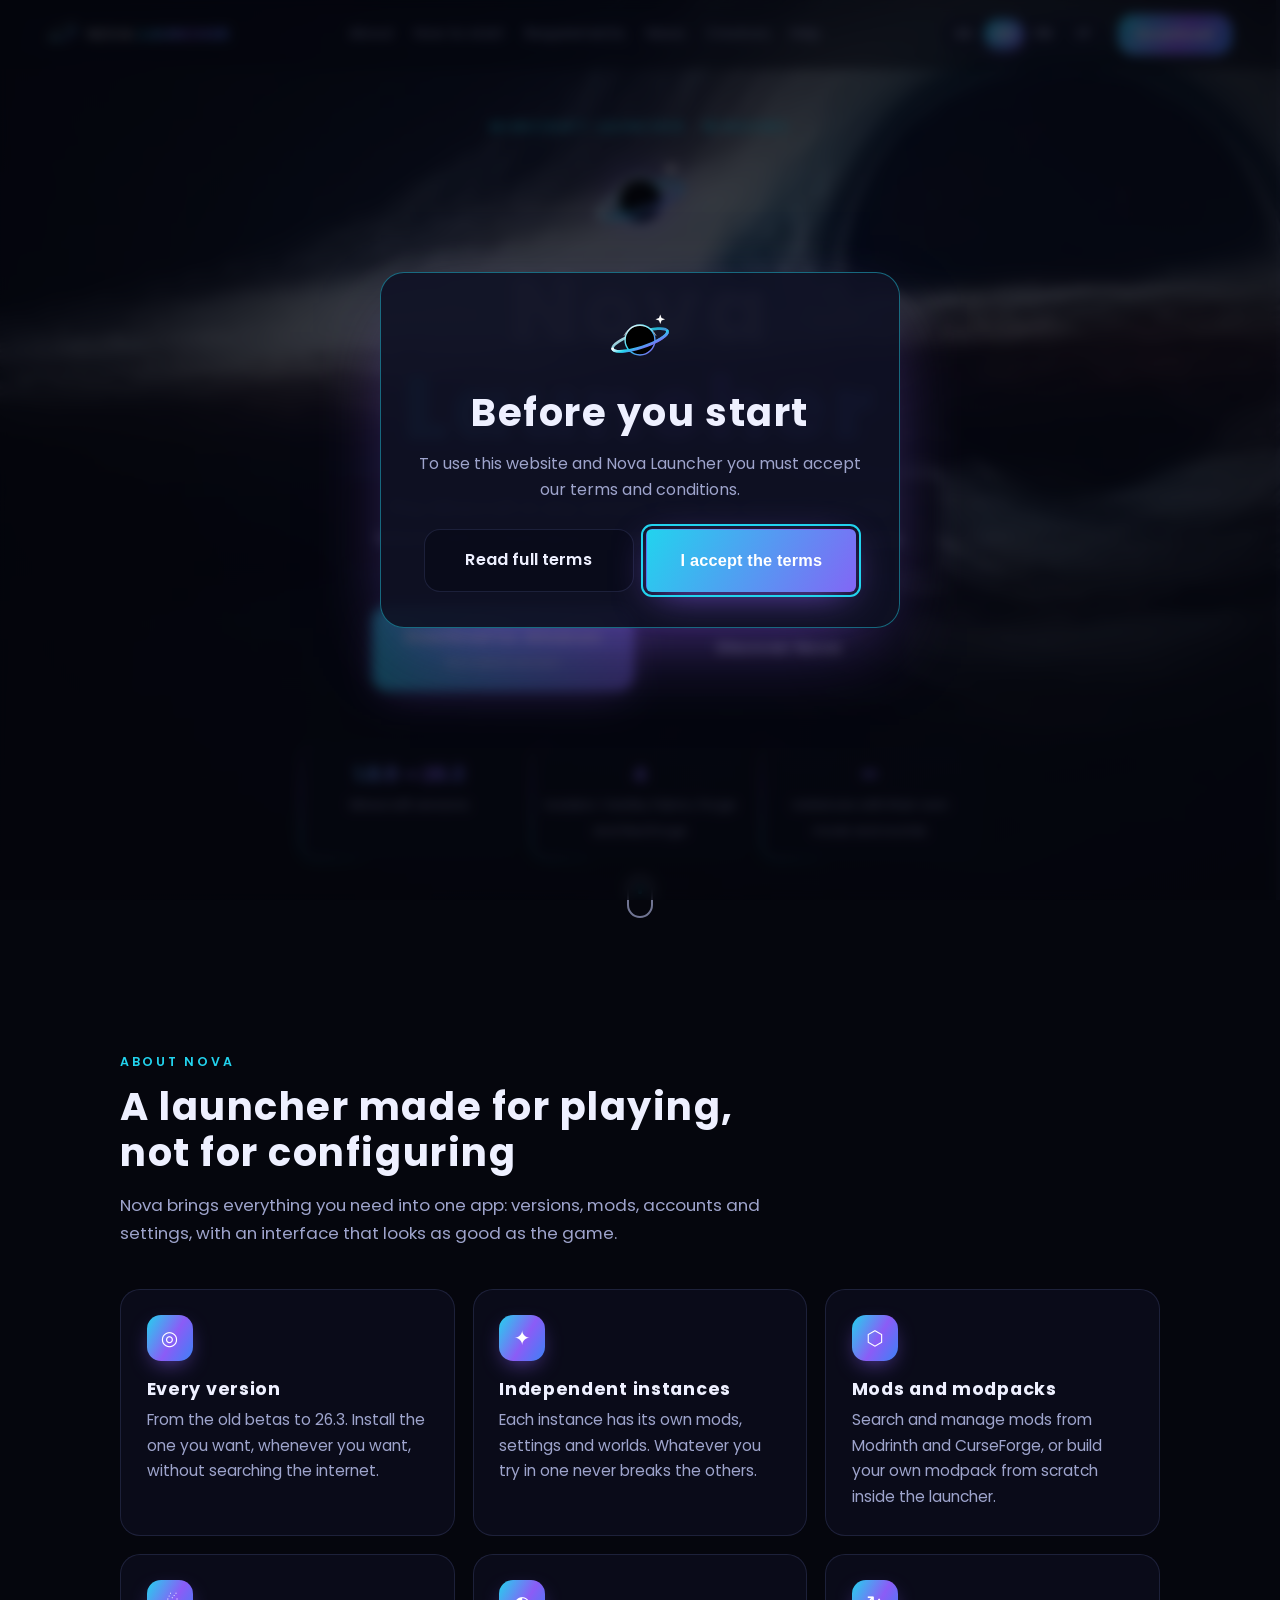
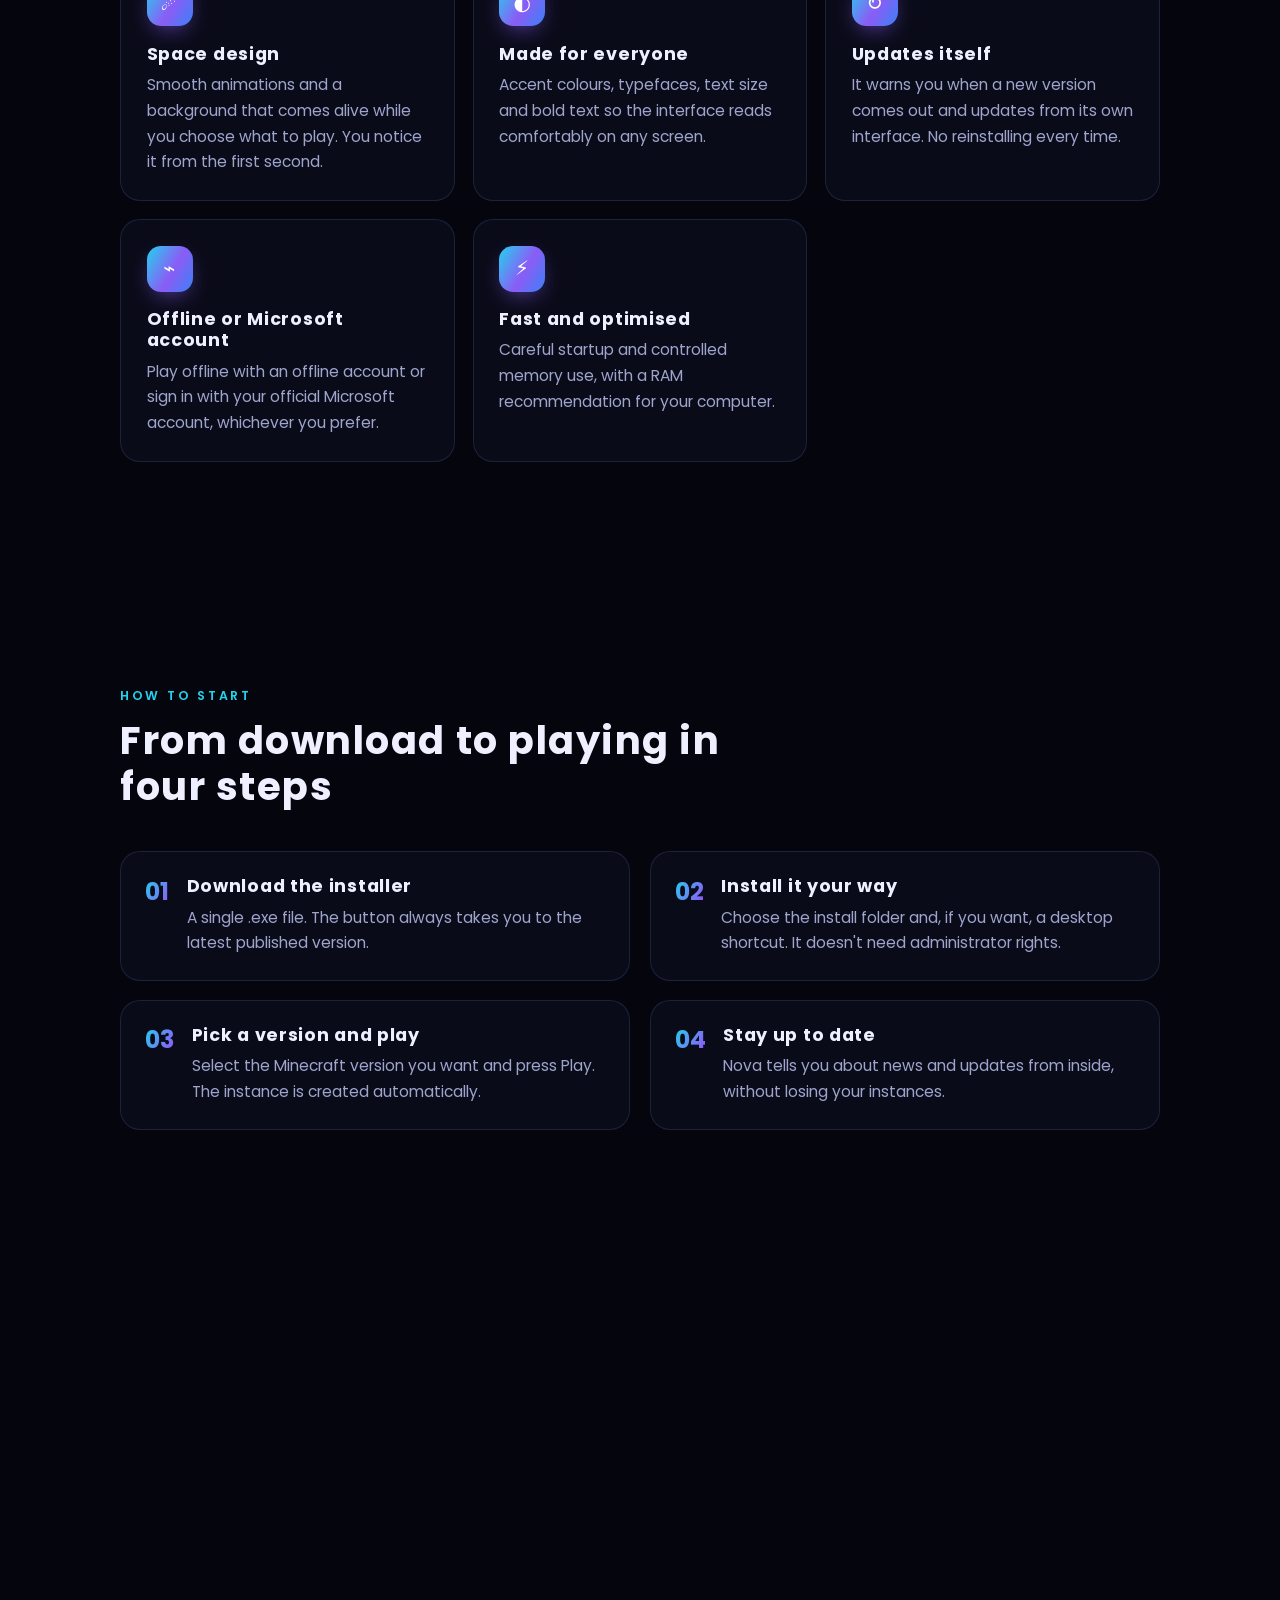
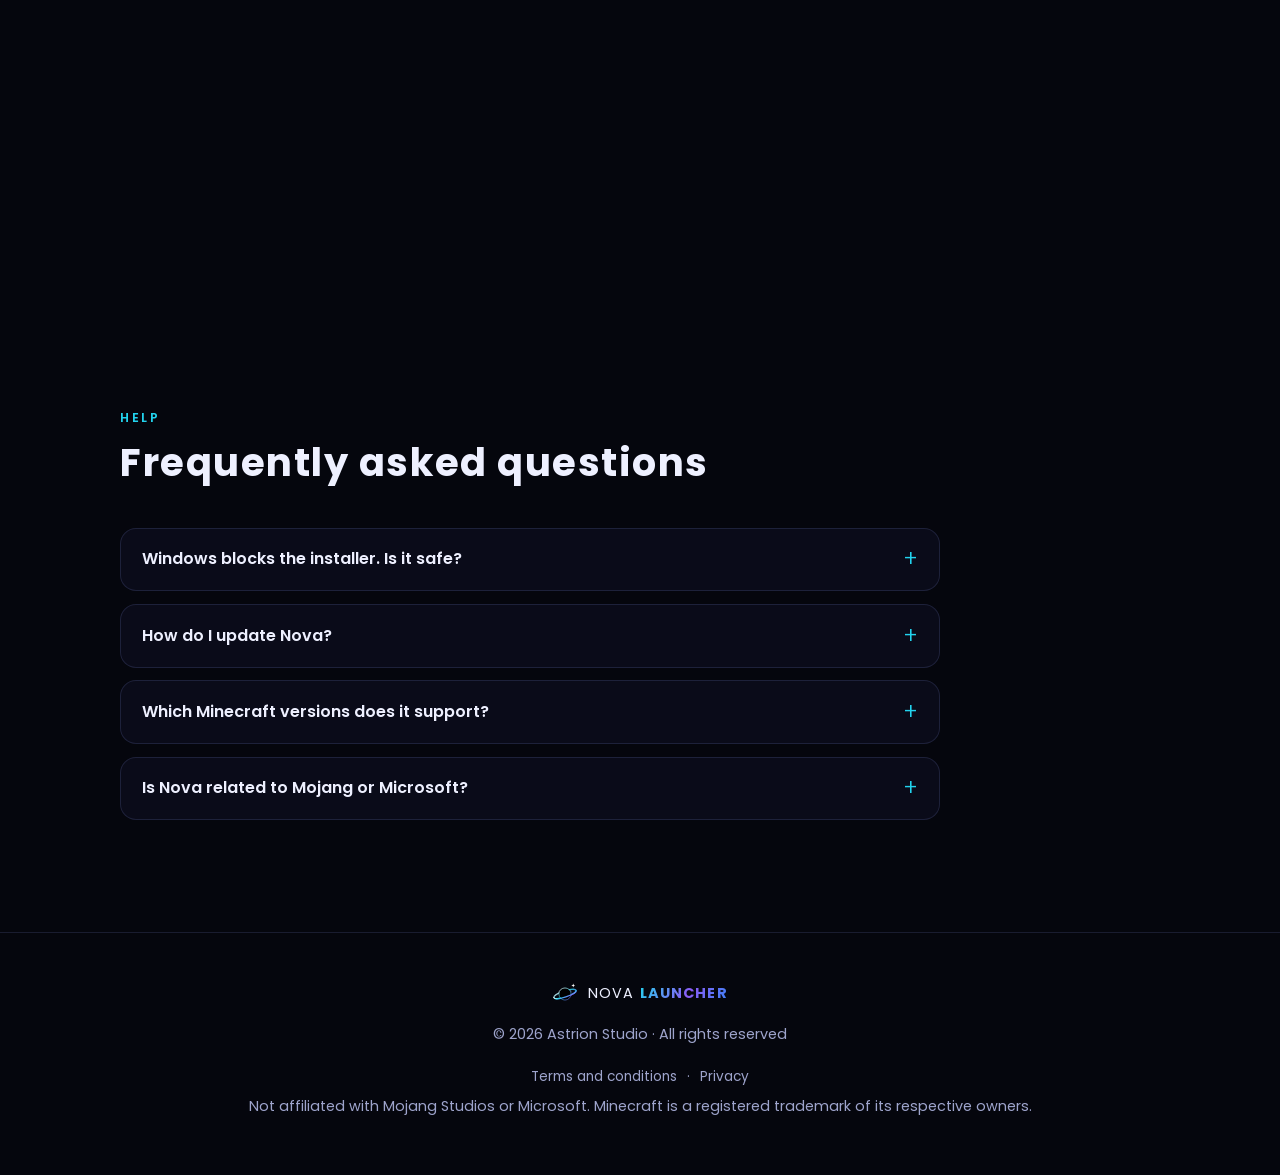
<file: index.html>
<!doctype html>
<html lang="es">
<head>
  <meta charset="utf-8" />
  <meta name="viewport" content="width=device-width, initial-scale=1" />
  <title>Nova Launcher</title>
  <meta name="description" content="Nova Launcher: el launcher de Minecraft con estética espacial. Juega en cualquier versión, con Vanilla, Fabric, Forge o NeoForge. Descárgalo gratis para Windows." />
  <meta name="theme-color" content="#05060d" />
  <link rel="icon" href="favicon.svg" type="image/svg+xml" />

  <link rel="preconnect" href="https://fonts.googleapis.com" />
  <link rel="preconnect" href="https://fonts.gstatic.com" crossorigin />
  <link href="https://fonts.googleapis.com/css2?family=Poppins:wght@400;600;700;800&display=swap" rel="stylesheet" />
  <link rel="stylesheet" href="styles.css" />
</head>
<body>

  <!-- Logo de Nova, reutilizable con <use href="#logo"> -->
  <svg class="svg-defs" aria-hidden="true" focusable="false">
    <defs>
      <linearGradient id="lg" x1="0" y1="0" x2="1" y2="1">
        <stop offset="0" stop-color="#ffffff" />
        <stop offset=".45" stop-color="#22d3ee" />
        <stop offset="1" stop-color="#8b5cf6" />
      </linearGradient>
    </defs>
    <symbol id="logo" viewBox="0 0 120 120">
      <g transform="rotate(-18 60 60)">
        <ellipse cx="60" cy="60" rx="54" ry="14" fill="none" stroke="url(#lg)" stroke-width="5" opacity=".85" />
      </g>
      <circle cx="60" cy="60" r="28" fill="#000" stroke="url(#lg)" stroke-width="2.6" />
      <path d="M30 52A33 33 0 0 1 90 52" fill="none" stroke="#fff" stroke-width="1.6" opacity=".7" />
      <g transform="rotate(-18 60 60)">
        <path d="M6 60A54 14 0 0 0 114 60" fill="none" stroke="url(#lg)" stroke-width="5.5" stroke-linecap="round" />
      </g>
      <path d="M98 12l2.4 6.6 6.6 2.4-6.6 2.4-2.4 6.6-2.4-6.6-6.6-2.4 6.6-2.4z" fill="#fff" />
    </symbol>
  </svg>

  <!-- Vídeo de fondo fijo: se mueve con el scroll (ver main.js) -->
  <div class="bg-video" aria-hidden="true">
    <video class="hero-video" autoplay muted loop playsinline preload="metadata" poster="assets/nova-bg-poster.jpg">
      <source src="assets/nova-bg.mp4" type="video/mp4" />
    </video>
  </div>

  <div class="scroll-rail" aria-hidden="true"><span></span></div>

  <header class="topbar" id="topbar">
    <a href="#inicio" class="brand" aria-label="Nova Launcher">
      <svg class="brand-logo" aria-hidden="true"><use href="#logo" /></svg>
      <span>NOVA <b>LAUNCHER</b></span>
    </a>

    <nav class="nav" aria-label="Principal">
      <a href="#acerca" data-i18n="nav_about">Acerca</a>
      <a href="#como" data-i18n="nav_how">Cómo empezar</a>
      <a href="#requisitos" data-i18n="nav_req">Requisitos</a>
      <a href="#novedades" data-i18n="nav_news">Novedades</a>
      <a href="#creadores" data-i18n="nav_creators">Creadores</a>
      <a href="#ayuda" data-i18n="nav_help">Ayuda</a>
    </nav>

    <div class="controls">
      <div class="lang-switch" role="group" data-i18n-aria="lang_group" aria-label="Idioma">
        <span class="lang-pill" aria-hidden="true"></span>
        <button type="button" data-lang="es" aria-pressed="true">ES</button>
        <button type="button" data-lang="en" aria-pressed="false">EN</button>
        <button type="button" data-lang="fr" aria-pressed="false">FR</button>
        <button type="button" data-lang="it" aria-pressed="false">IT</button>
      </div>
      <a class="btn btn-mini" href="#descargar" data-i18n="btn_download_short">Descargar</a>
    </div>
  </header>

  <main id="inicio">

    <!-- Portada -->
    <section class="hero">
      <div class="hero-content">
        <p class="eyebrow fade-up" style="--d: 0ms" data-i18n="hero_eyebrow">Launcher de Minecraft · Windows</p>

        <h1 class="hero-title fade-up" style="--d: 120ms">
          <svg class="hero-logo" aria-hidden="true"><use href="#logo" /></svg>
          Nova <span class="grad">Launcher</span>
        </h1>

        <p class="lead fade-up" style="--d: 240ms" data-i18n="hero_lead">
          Juega Minecraft en cualquier versión, desde las betas antiguas hasta la última, con una interfaz espacial, fluida y pensada para ti.
        </p>

        <div class="cta-row fade-up" style="--d: 360ms">
          <a id="download-btn" class="btn btn-primary" href="https://github.com/JustMarcoDev/nova-launcher/releases/latest">
            <span class="btn-label" data-i18n="btn_download_win">Descargar para Windows</span>
            <small id="version-label" data-i18n="version_loading">Buscando la última versión…</small>
          </a>
          <a class="btn btn-ghost" href="#acerca" data-i18n="btn_discover">Descubrir Nova</a>
        </div>

        <ul class="stats fade-up" style="--d: 480ms">
          <li><strong>1.8.9 → 26.3</strong><span data-i18n="stat_versions">versiones de Minecraft</span></li>
          <li><strong>4</strong><span data-i18n="stat_loaders">cargadores: Vanilla, Fabric, Forge y NeoForge</span></li>
          <li><strong>∞</strong><span data-i18n="stat_instances">instancias con sus propios mods y mundos</span></li>
        </ul>
      </div>

      <a href="#acerca" class="scroll-hint" aria-label="Bajar">
        <span></span>
      </a>
    </section>

    <!-- Acerca de Nova -->
    <section id="acerca" class="section">
      <header class="section-head reveal">
        <p class="eyebrow" data-i18n="about_eyebrow">Acerca de Nova</p>
        <h2 data-i18n="about_title">Un launcher pensado para jugar, no para configurar</h2>
        <p class="section-intro" data-i18n="about_intro">
          Nova reúne todo lo que necesitas en una sola app: versiones, mods, cuentas y ajustes, con una interfaz que se ve tan bien como el propio juego.
        </p>
      </header>

      <div class="grid">
        <article class="card reveal" style="--d: 0ms">
          <div class="icon">◎</div>
          <h3 data-i18n="c1_t">Todas las versiones</h3>
          <p data-i18n="c1_d">Desde las betas antiguas hasta la 26.3. Instala la que quieras, cuando quieras, sin buscar nada por internet.</p>
        </article>
        <article class="card reveal" style="--d: 80ms">
          <div class="icon">✦</div>
          <h3 data-i18n="c2_t">Instancias independientes</h3>
          <p data-i18n="c2_d">Cada instancia tiene sus propios mods, ajustes y mundos. Lo que pruebes en una nunca rompe las demás.</p>
        </article>
        <article class="card reveal" style="--d: 160ms">
          <div class="icon">⬡</div>
          <h3 data-i18n="c3_t">Mods y modpacks</h3>
          <p data-i18n="c3_d">Busca y gestiona mods de Modrinth y CurseForge, o crea tu propio modpack desde cero dentro del launcher.</p>
        </article>
        <article class="card reveal" style="--d: 0ms">
          <div class="icon">☄</div>
          <h3 data-i18n="c4_t">Diseño espacial</h3>
          <p data-i18n="c4_d">Animaciones fluidas y un fondo que cobra vida mientras eliges qué jugar. Se nota desde el primer segundo.</p>
        </article>
        <article class="card reveal" style="--d: 80ms">
          <div class="icon">◐</div>
          <h3 data-i18n="c5_t">Pensado para todos</h3>
          <p data-i18n="c5_d">Colores de acento, tipografías, tamaño de texto y negrita para que la interfaz se lea cómoda en cualquier pantalla.</p>
        </article>
        <article class="card reveal" style="--d: 160ms">
          <div class="icon">↻</div>
          <h3 data-i18n="c6_t">Se actualiza solo</h3>
          <p data-i18n="c6_d">Avisa cuando sale una versión nueva y se actualiza desde su propia interfaz. Nada de reinstalar cada vez.</p>
        </article>
        <article class="card reveal" style="--d: 0ms">
          <div class="icon">⌁</div>
          <h3 data-i18n="c7_t">Cuenta offline o Microsoft</h3>
          <p data-i18n="c7_d">Juega sin conexión con una cuenta offline o entra con tu cuenta oficial de Microsoft, la que prefieras.</p>
        </article>
        <article class="card reveal" style="--d: 80ms">
          <div class="icon">⚡</div>
          <h3 data-i18n="c8_t">Rápido y optimizado</h3>
          <p data-i18n="c8_d">Arranque cuidado y uso de memoria controlado, con una recomendación de RAM según tu equipo.</p>
        </article>
      </div>
    </section>

    <!-- Cómo empezar -->
    <section id="como" class="section">
      <header class="section-head reveal">
        <p class="eyebrow" data-i18n="how_eyebrow">Cómo empezar</p>
        <h2 data-i18n="how_title">De la descarga a la partida en cuatro pasos</h2>
      </header>

      <ol class="timeline">
        <li class="reveal" style="--d: 0ms">
          <span class="step-num">01</span>
          <div>
            <h3 data-i18n="s1_t">Descarga el instalador</h3>
            <p data-i18n="s1_d">Un único archivo .exe. El botón te llevará siempre a la última versión publicada.</p>
          </div>
        </li>
        <li class="reveal" style="--d: 100ms">
          <span class="step-num">02</span>
          <div>
            <h3 data-i18n="s2_t">Instálalo a tu gusto</h3>
            <p data-i18n="s2_d">Elige la carpeta de instalación y, si quieres, un acceso directo en el escritorio. No necesita permisos de administrador.</p>
          </div>
        </li>
        <li class="reveal" style="--d: 200ms">
          <span class="step-num">03</span>
          <div>
            <h3 data-i18n="s3_t">Elige una versión y juega</h3>
            <p data-i18n="s3_d">Selecciona la versión de Minecraft que quieras y pulsa Jugar. La instancia se crea sola.</p>
          </div>
        </li>
        <li class="reveal" style="--d: 300ms">
          <span class="step-num">04</span>
          <div>
            <h3 data-i18n="s4_t">Mantente al día</h3>
            <p data-i18n="s4_d">Nova te avisa de las novedades y se actualiza desde dentro, sin perder tus instancias.</p>
          </div>
        </li>
      </ol>
    </section>

    <!-- Requisitos -->
    <section id="requisitos" class="section">
      <header class="section-head reveal">
        <p class="eyebrow" data-i18n="req_eyebrow">Requisitos</p>
        <h2 data-i18n="req_title">Qué necesitas para jugar</h2>
      </header>

      <div class="grid">
        <article class="card reveal" style="--d: 0ms">
          <div class="icon">⊞</div>
          <h3 data-i18n="req_os_t">Sistema operativo</h3>
          <p data-i18n="req_os_d">Windows 11 de 64 bits.</p>
        </article>
        <article class="card reveal" style="--d: 80ms">
          <div class="icon">▦</div>
          <h3 data-i18n="req_ram_t">Memoria RAM</h3>
          <p data-i18n="req_ram_d">Mínimo 4 GB. Recomendado 8 GB o más. Nova calcula la RAM que te conviene (el 50 % de la total) y activa el modo de bajo consumo en equipos de 8 GB o menos.</p>
        </article>
        <article class="card reveal" style="--d: 160ms">
          <div class="icon">◉</div>
          <h3 data-i18n="req_disk_t">Espacio en disco</h3>
          <p data-i18n="req_disk_d">Recomendado 5 GB libres como mínimo. Nova incluye una Limpieza de espacio que te muestra cuánto puedes liberar.</p>
        </article>
        <article class="card reveal" style="--d: 240ms">
          <div class="icon">☕</div>
          <h3 data-i18n="req_java_t">Java</h3>
          <p data-i18n="req_java_d">No hace falta instalarlo. Nova descarga la versión adecuada para cada Minecraft.</p>
        </article>
      </div>

      <p class="note reveal" data-i18n="req_note">Según la última versión publicada.</p>
    </section>

    <!-- Novedades y changelog -->
    <section id="novedades" class="section">
      <header class="section-head reveal">
        <p class="eyebrow" data-i18n="news_eyebrow">Novedades</p>
        <h2 data-i18n="news_title">Historial de versiones</h2>
      </header>

      <div class="status-grid">
        <article class="status-card reveal" style="--d: 0ms">
          <p class="role" data-i18n="news_stable">Última versión estable</p>
          <p class="status-tag" id="status-stable-tag">—</p>
          <p class="status-date" id="status-stable-date"></p>
        </article>
        <article class="status-card reveal" style="--d: 100ms">
          <p class="role" data-i18n="news_beta">Última beta</p>
          <p class="status-tag" id="status-beta-tag">—</p>
          <p class="status-date" id="status-beta-date"></p>
        </article>
      </div>

      <div class="changelog reveal" id="news-body">
        <p data-i18n="news_loading">Cargando novedades…</p>
      </div>

      <div class="more-link reveal">
        <a class="release-btn" href="https://github.com/JustMarcoDev/nova-launcher/releases" target="_blank" rel="noopener">
          <span class="rb-icon" aria-hidden="true">⌘</span>
          <span class="rb-text">
            <span data-i18n="news_more">Ver todo en GitHub</span>
            <small>github.com/JustMarcoDev/nova-launcher</small>
          </span>
          <span class="rb-arrow" aria-hidden="true">→</span>
        </a>
      </div>
    </section>

    <!-- Tutorial (pendiente) -->
    <section id="tutorial" class="section">
      <header class="section-head reveal">
        <p class="eyebrow" data-i18n="tut_eyebrow">Tutorial</p>
        <h2 data-i18n="tut_title">Tutorial de descarga</h2>
      </header>

      <div class="tutorial-video reveal">
        <video controls preload="metadata" playsinline poster="assets/tutorial-descarga-poster.jpg">
          <source src="assets/tutorial-descarga.mp4" type="video/mp4" />
          <p data-i18n="tut_nosupport">Tu navegador no puede reproducir este vídeo.</p>
        </video>
        <p class="tutorial-caption" data-i18n="tut_caption">Cómo descargar e instalar Nova paso a paso.</p>
      </div>
    </section>

    <!-- Descarga -->
    <section id="descargar" class="section">
      <div class="download-card reveal">
        <div class="download-orb" aria-hidden="true"></div>

        <div class="download-text">
          <p class="eyebrow" data-i18n="dl_eyebrow">Descarga</p>
          <h2 data-i18n="dl_title">Listo para despegar</h2>
          <p data-i18n="dl_desc">Descarga el instalador, ejecútalo y en un minuto tendrás Nova lista para jugar.</p>
          <ul class="checks">
            <li data-i18n="dl_check1">Windows 11 de 64 bits</li>
            <li data-i18n="dl_check2">Instalador .exe, sin compilar nada</li>
            <li data-i18n="dl_check3">Conexión a internet para descargar versiones y mods</li>
            <li data-i18n="dl_check4">No pide permisos de administrador</li>
          </ul>
        </div>

        <div class="download-action">
          <a class="btn btn-primary" href="https://github.com/JustMarcoDev/nova-launcher/releases/latest" data-download>
            <span class="btn-label" data-i18n="dl_btn">Descargar Nova</span>
            <small data-version data-i18n="version_loading">Buscando versión…</small>
          </a>
          <a class="release-btn release-btn-compact" href="https://github.com/JustMarcoDev/nova-launcher/releases" target="_blank" rel="noopener">
            <span class="rb-icon" aria-hidden="true">⌘</span>
            <span class="rb-text"><span data-i18n="dl_all">Ver todas las versiones</span></span>
            <span class="rb-arrow" aria-hidden="true">→</span>
          </a>
        </div>
      </div>
    </section>

    <!-- Creadores y redes -->
    <section id="creadores" class="section">
      <header class="section-head reveal">
        <p class="eyebrow" data-i18n="cr_eyebrow">Creadores</p>
        <h2 data-i18n="cr_title">Las personas detrás de Nova</h2>
      </header>

      <div class="creators">
        <article class="creator reveal" style="--d: 0ms">
          <div class="avatar">A</div>
          <div>
            <p class="role" data-i18n="cr_astrion_role">Estudio</p>
            <h3>Astrion Studio</h3>
            <p data-i18n="cr_astrion_d">Estudio independiente que da vida a Nova Launcher: diseño, código y cada detalle del universo que lo rodea.</p>
          </div>
        </article>

        <article class="creator reveal" style="--d: 120ms">
          <div class="avatar">M</div>
          <div>
            <p class="role" data-i18n="cr_marco_role">Programador y líder del proyecto</p>
            <h3>Marco <span class="handle">@JustMarcoDev</span></h3>
            <p data-i18n="cr_marco_d">Programador de videojuegos en formación. Diseña, programa y publica cada versión de Nova, de la primera beta a la actual.</p>
          </div>
        </article>
      </div>

      <div class="social reveal">
        <h3 data-i18n="soc_title">Redes sociales</h3>
        <p data-i18n="soc_desc">Sigue el proyecto y entérate de las novedades.</p>

        <div class="social-grid">
          <a class="social-link" href="https://www.twitch.tv/justmarcodrt" target="_blank" rel="noopener">
            <span class="social-icon" aria-hidden="true"><svg viewBox="0 0 24 24" width="22" height="22" aria-hidden="true"><path fill="currentColor" d="M4 2 2 6.5V21h5.5v3h3l3-3h4.5L22 16.5V2H4Zm16 13-3.5 3.5H12l-3 3v-3H5V4h15v11Z"/><path fill="currentColor" d="M9.5 7h2v5h-2zM15 7h2v5h-2z"/></svg></span>
            <span><strong>Twitch</strong><small>@justmarcodrt</small></span>
            <span aria-hidden="true">→</span>
          </a>
          <a class="social-link" href="https://github.com/JustMarcoDev" target="_blank" rel="noopener">
            <span class="social-icon" aria-hidden="true"><svg viewBox="0 0 24 24" width="22" height="22" aria-hidden="true"><path fill="currentColor" d="M12 .3a12 12 0 0 0-3.8 23.4c.6.1.8-.3.8-.6v-2c-3.3.7-4-1.6-4-1.6-.6-1.4-1.4-1.8-1.4-1.8-1-.7.1-.7.1-.7 1.2.1 1.8 1.2 1.8 1.2 1 1.8 2.8 1.3 3.5 1 .1-.8.4-1.3.7-1.6-2.7-.3-5.5-1.3-5.5-6 0-1.2.5-2.3 1.3-3.1-.2-.4-.6-1.6 0-3.2 0 0 1-.3 3.3 1.2a11.5 11.5 0 0 1 6 0C17.3 4.7 18.3 5 18.3 5c.6 1.6.2 2.8.1 3.2.8.8 1.3 1.9 1.3 3.1 0 4.6-2.8 5.6-5.5 6 .4.4.8 1.1.8 2.2v3.3c0 .3.2.7.8.6A12 12 0 0 0 12 .3Z"/></svg></span>
            <span><strong>GitHub</strong><small>@JustMarcoDev</small></span>
            <span aria-hidden="true">→</span>
          </a>
          <a class="social-link" href="https://www.instagram.com/justmarcodev/" target="_blank" rel="noopener">
            <span class="social-icon" aria-hidden="true"><svg viewBox="0 0 24 24" width="22" height="22" aria-hidden="true"><rect x="2.5" y="2.5" width="19" height="19" rx="5.5" fill="none" stroke="currentColor" stroke-width="2"/><circle cx="12" cy="12" r="4.3" fill="none" stroke="currentColor" stroke-width="2"/><circle cx="17.5" cy="6.5" r="1.3" fill="currentColor"/></svg></span>
            <span><strong>Instagram</strong><small>@justmarcodev</small></span>
            <span aria-hidden="true">→</span>
          </a>
        </div>
      </div>
    </section>

    <!-- Preguntas frecuentes -->
    <section id="ayuda" class="section">
      <header class="section-head reveal">
        <p class="eyebrow" data-i18n="help_eyebrow">Ayuda</p>
        <h2 data-i18n="help_title">Preguntas frecuentes</h2>
      </header>

      <div class="faq">
        <details class="reveal">
          <summary data-i18n="q1">Windows bloquea el instalador. ¿Es seguro?</summary>
          <div class="faq-body" data-i18n-html="a1">
            <p>Es normal en apps nuevas que aún no tienen firma digital de pago. Para continuar:</p>
            <ol>
              <li>En la ventana de SmartScreen, pulsa <strong>Más información</strong>.</li>
              <li>Pulsa <strong>Ejecutar de todas formas</strong>.</li>
              <li>Si Microsoft Defender lo pone en cuarentena, abre <strong>Seguridad de Windows → Protección contra virus y amenazas → Historial de protección</strong>, busca el elemento y pulsa <strong>Permitir</strong>.</li>
            </ol>
            <p>Descarga siempre desde esta web o desde el repositorio oficial de GitHub.</p>
          </div>
        </details>

        <details class="reveal">
          <summary data-i18n="q2">¿Cómo actualizo Nova?</summary>
          <div class="faq-body"><p data-i18n="a2">Nova busca actualizaciones al abrirse y cada hora. Cuando aparezca el aviso, ciérralo del todo y vuelve a abrirlo: la actualización se instala sola. No hace falta reinstalar nada.</p></div>
        </details>

        <details class="reveal">
          <summary data-i18n="q3">¿Qué versiones de Minecraft soporta?</summary>
          <div class="faq-body"><p data-i18n="a3">Todas, desde las betas antiguas hasta la 26.3. Puedes instalar la que quieras y tener varias a la vez, cada una en su instancia.</p></div>
        </details>

        <details class="reveal">
          <summary data-i18n="q4">¿Nova tiene relación con Mojang o Microsoft?</summary>
          <div class="faq-body"><p data-i18n="a4">No. Nova Launcher es un proyecto independiente de Astrion Studio. Minecraft es una marca registrada de Mojang Studios y Microsoft.</p></div>
        </details>
      </div>
    </section>
  </main>

  <footer class="footer">
    <div class="footer-brand">
      <svg class="brand-logo" aria-hidden="true"><use href="#logo" /></svg>
      <span>NOVA <b>LAUNCHER</b></span>
    </div>
    <p data-i18n="foot_copy">© 2026 Astrion Studio · Todos los derechos reservados</p>
    <nav class="legal-links" aria-label="Legal">
      <a href="terminos.html" data-i18n="foot_terms">Términos y condiciones</a>
      <span aria-hidden="true">·</span>
      <a href="terminos.html#privacidad" data-i18n="foot_privacy">Privacidad</a>
    </nav>
    <p class="muted" data-i18n="foot_aff">No está afiliado a Mojang Studios ni a Microsoft. Minecraft es marca registrada de sus respectivos dueños.</p>
  </footer>

  <!-- Aviso de términos: aparece la primera vez que se entra -->
  <div class="tos" id="tos" hidden role="dialog" aria-modal="true" aria-labelledby="tos-title">
    <div class="tos-card">
      <svg class="tos-logo" aria-hidden="true"><use href="#logo" /></svg>
      <h2 id="tos-title" data-i18n="tos_title">Antes de empezar</h2>
      <p data-i18n="tos_text">Para usar esta web y Nova Launcher debes aceptar nuestros términos y condiciones.</p>
      <div class="tos-actions">
        <a class="btn btn-ghost" href="terminos.html" target="_blank" rel="noopener" data-i18n="tos_read">Leer términos completos</a>
        <button class="btn btn-primary" id="tos-accept" type="button" data-i18n="tos_accept">Acepto los términos</button>
      </div>
    </div>
  </div>

  <script src="main.js" defer></script>
</body>
</html>
</file>
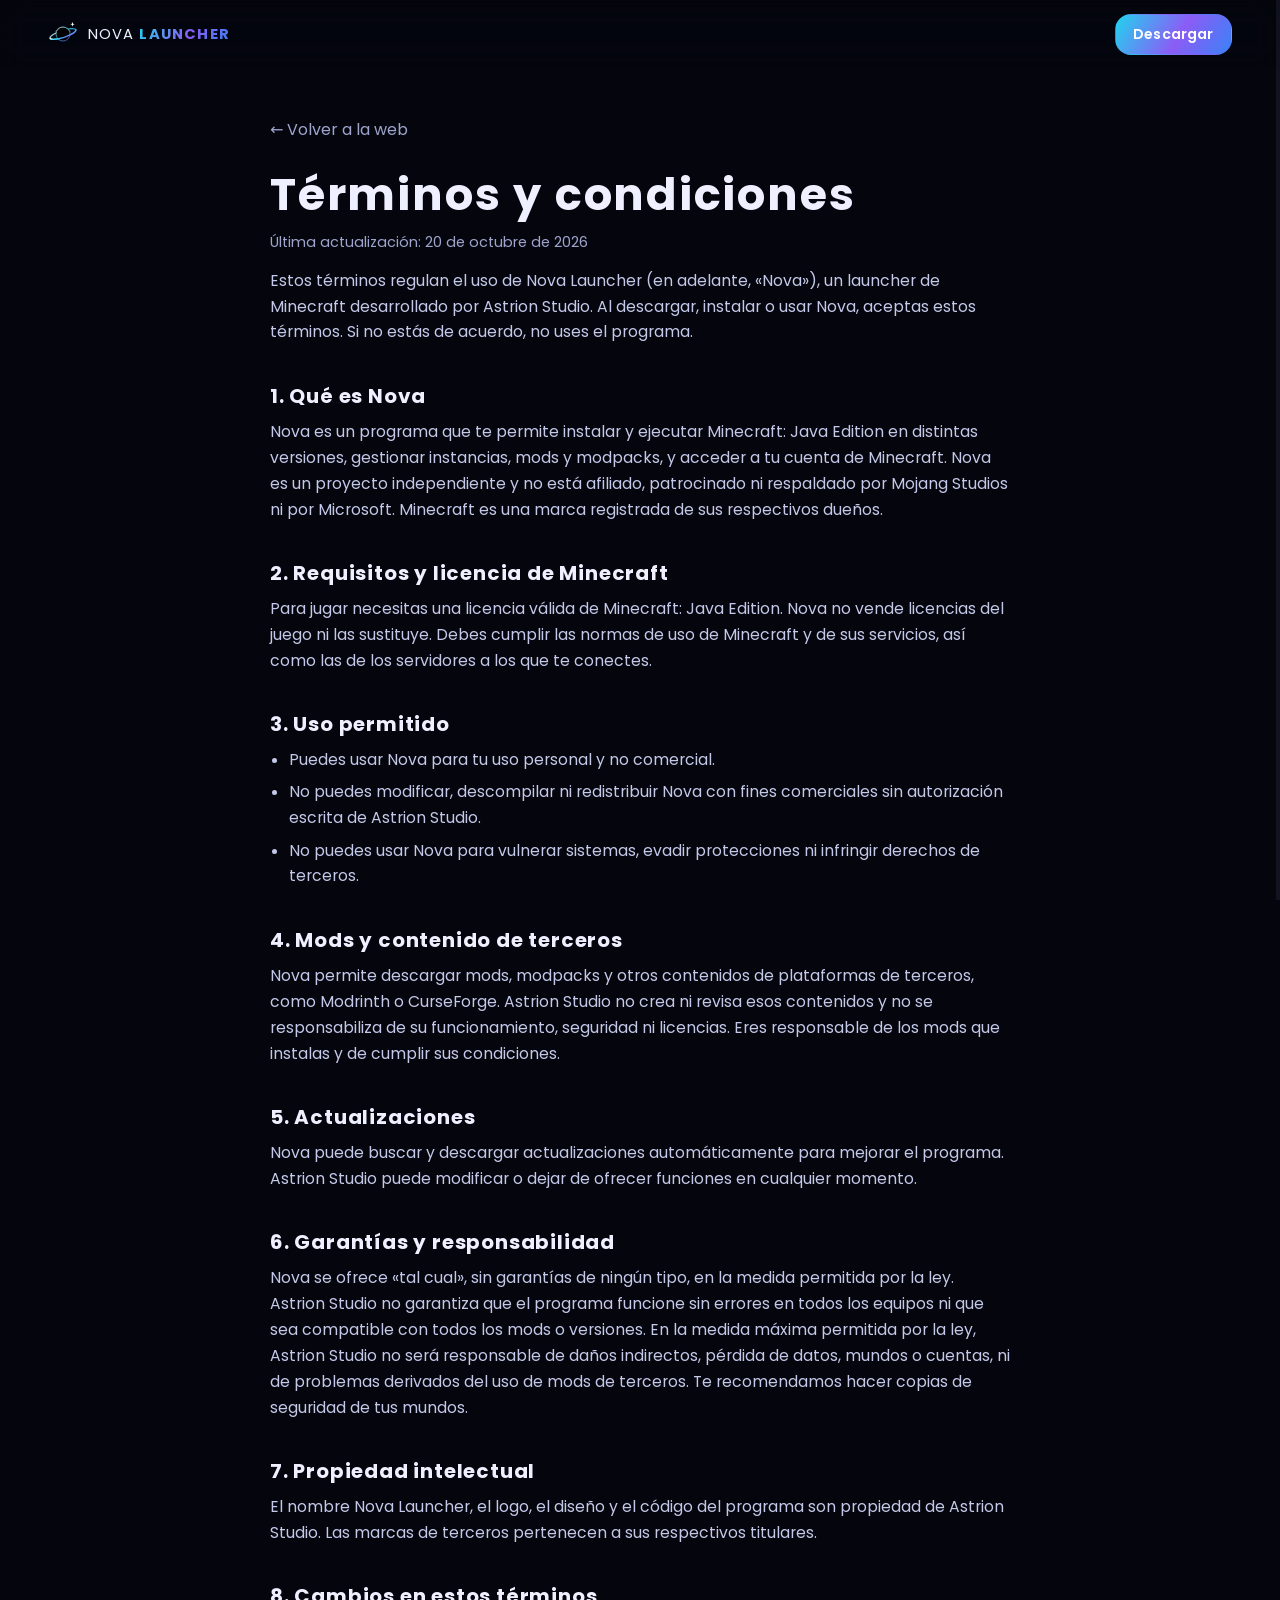
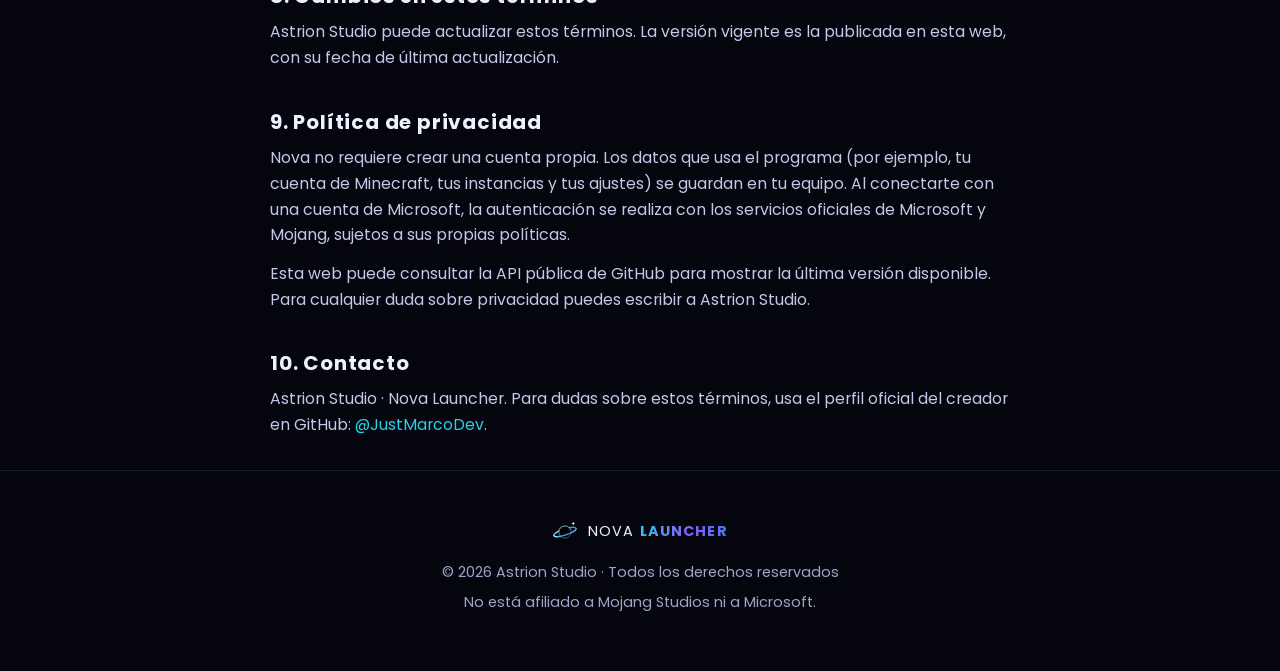
<file: terminos.html>
<!doctype html>
<html lang="es">
<head>
  <meta charset="utf-8" />
  <meta name="viewport" content="width=device-width, initial-scale=1" />
  <title>Términos y condiciones · Nova Launcher</title>
  <meta name="description" content="Términos y condiciones de uso de Nova Launcher, y política de privacidad de Astrion Studio." />
  <meta name="theme-color" content="#05060d" />
  <link rel="icon" href="favicon.svg" type="image/svg+xml" />

  <link rel="preconnect" href="https://fonts.googleapis.com" />
  <link rel="preconnect" href="https://fonts.gstatic.com" crossorigin />
  <link href="https://fonts.googleapis.com/css2?family=Poppins:wght@400;600;700;800&display=swap" rel="stylesheet" />
  <link rel="stylesheet" href="styles.css" />
</head>
<body>

  <!-- Logo de Nova, reutilizable con <use href="#logo"> -->
  <svg class="svg-defs" aria-hidden="true" focusable="false">
    <defs>
      <linearGradient id="lg" x1="0" y1="0" x2="1" y2="1">
        <stop offset="0" stop-color="#ffffff" />
        <stop offset=".45" stop-color="#22d3ee" />
        <stop offset="1" stop-color="#8b5cf6" />
      </linearGradient>
    </defs>
    <symbol id="logo" viewBox="0 0 120 120">
      <g transform="rotate(-18 60 60)">
        <ellipse cx="60" cy="60" rx="54" ry="14" fill="none" stroke="url(#lg)" stroke-width="5" opacity=".85" />
      </g>
      <circle cx="60" cy="60" r="28" fill="#000" stroke="url(#lg)" stroke-width="2.6" />
      <path d="M30 52A33 33 0 0 1 90 52" fill="none" stroke="#fff" stroke-width="1.6" opacity=".7" />
      <g transform="rotate(-18 60 60)">
        <path d="M6 60A54 14 0 0 0 114 60" fill="none" stroke="url(#lg)" stroke-width="5.5" stroke-linecap="round" />
      </g>
      <path d="M98 12l2.4 6.6 6.6 2.4-6.6 2.4-2.4 6.6-2.4-6.6-6.6-2.4 6.6-2.4z" fill="#fff" />
    </symbol>
  </svg>

  <div class="scroll-rail" aria-hidden="true"><span></span></div>

  <header class="topbar scrolled" id="topbar">
    <a href="index.html" class="brand" aria-label="Nova Launcher, volver al inicio">
      <svg class="brand-logo" aria-hidden="true"><use href="#logo" /></svg>
      <span>NOVA <b>LAUNCHER</b></span>
    </a>
    <a class="btn btn-mini" href="index.html#descargar">Descargar</a>
  </header>

  <main class="legal-page">
    <a class="back" href="index.html">← Volver a la web</a>
    <h1>Términos y condiciones</h1>
    <p class="updated">Última actualización: 20 de octubre de 2026</p>

    <p>
      Estos términos regulan el uso de Nova Launcher (en adelante, «Nova»), un launcher de Minecraft
      desarrollado por Astrion Studio. Al descargar, instalar o usar Nova, aceptas estos términos.
      Si no estás de acuerdo, no uses el programa.
    </p>

    <section>
      <h2>1. Qué es Nova</h2>
      <p>
        Nova es un programa que te permite instalar y ejecutar Minecraft: Java Edition en distintas versiones,
        gestionar instancias, mods y modpacks, y acceder a tu cuenta de Minecraft. Nova es un proyecto
        independiente y no está afiliado, patrocinado ni respaldado por Mojang Studios ni por Microsoft.
        Minecraft es una marca registrada de sus respectivos dueños.
      </p>
    </section>

    <section>
      <h2>2. Requisitos y licencia de Minecraft</h2>
      <p>
        Para jugar necesitas una licencia válida de Minecraft: Java Edition. Nova no vende licencias del juego
        ni las sustituye. Debes cumplir las normas de uso de Minecraft y de sus servicios, así como las de los
        servidores a los que te conectes.
      </p>
    </section>

    <section>
      <h2>3. Uso permitido</h2>
      <ul>
        <li>Puedes usar Nova para tu uso personal y no comercial.</li>
        <li>No puedes modificar, descompilar ni redistribuir Nova con fines comerciales sin autorización escrita de Astrion Studio.</li>
        <li>No puedes usar Nova para vulnerar sistemas, evadir protecciones ni infringir derechos de terceros.</li>
      </ul>
    </section>

    <section>
      <h2>4. Mods y contenido de terceros</h2>
      <p>
        Nova permite descargar mods, modpacks y otros contenidos de plataformas de terceros, como Modrinth o CurseForge.
        Astrion Studio no crea ni revisa esos contenidos y no se responsabiliza de su funcionamiento, seguridad ni licencias.
        Eres responsable de los mods que instalas y de cumplir sus condiciones.
      </p>
    </section>

    <section>
      <h2>5. Actualizaciones</h2>
      <p>
        Nova puede buscar y descargar actualizaciones automáticamente para mejorar el programa.
        Astrion Studio puede modificar o dejar de ofrecer funciones en cualquier momento.
      </p>
    </section>

    <section>
      <h2>6. Garantías y responsabilidad</h2>
      <p>
        Nova se ofrece «tal cual», sin garantías de ningún tipo, en la medida permitida por la ley.
        Astrion Studio no garantiza que el programa funcione sin errores en todos los equipos ni que sea compatible
        con todos los mods o versiones. En la medida máxima permitida por la ley, Astrion Studio no será responsable
        de daños indirectos, pérdida de datos, mundos o cuentas, ni de problemas derivados del uso de mods de terceros.
        Te recomendamos hacer copias de seguridad de tus mundos.
      </p>
    </section>

    <section>
      <h2>7. Propiedad intelectual</h2>
      <p>
        El nombre Nova Launcher, el logo, el diseño y el código del programa son propiedad de Astrion Studio.
        Las marcas de terceros pertenecen a sus respectivos titulares.
      </p>
    </section>

    <section>
      <h2>8. Cambios en estos términos</h2>
      <p>
        Astrion Studio puede actualizar estos términos. La versión vigente es la publicada en esta web,
        con su fecha de última actualización.
      </p>
    </section>

    <section id="privacidad">
      <h2>9. Política de privacidad</h2>
      <p>
        Nova no requiere crear una cuenta propia. Los datos que usa el programa (por ejemplo, tu cuenta de Minecraft,
        tus instancias y tus ajustes) se guardan en tu equipo. Al conectarte con una cuenta de Microsoft, la
        autenticación se realiza con los servicios oficiales de Microsoft y Mojang, sujetos a sus propias políticas.
      </p>
      <p>
        Esta web puede consultar la API pública de GitHub para mostrar la última versión disponible.
        Para cualquier duda sobre privacidad puedes escribir a Astrion Studio.
      </p>
    </section>

    <section>
      <h2>10. Contacto</h2>
      <p>
        Astrion Studio · Nova Launcher. Para dudas sobre estos términos, usa el perfil oficial del creador en GitHub:
        <a href="https://github.com/JustMarcoDev" target="_blank" rel="noopener">@JustMarcoDev</a>.
      </p>
    </section>
  </main>

  <footer class="footer">
    <div class="footer-brand">
      <svg class="brand-logo" aria-hidden="true"><use href="#logo" /></svg>
      <span>NOVA <b>LAUNCHER</b></span>
    </div>
    <p>© 2026 Astrion Studio · Todos los derechos reservados</p>
    <p class="muted">No está afiliado a Mojang Studios ni a Microsoft.</p>
  </footer>

  <script src="main.js" defer></script>
</body>
</html>
</file>
<file: styles.css>
/* Nova Launcher · hoja de estilos
   Orden: variables, base, fondo de vídeo, cabecera, botones, portada,
   secciones, cómo empezar, novedades, tutorial, descarga, creadores,
   preguntas, pie, términos, 404, progreso, animaciones y adaptaciones. */


/* ---------- Variables ---------- */

:root {
  --bg: #05060d;
  --bg-2: #0b0c1a;
  --panel: rgba(16, 18, 38, 0.55);
  --panel-strong: rgba(16, 18, 38, 0.9);
  --topbar: rgba(5, 6, 13, 0.55);
  --topbar-scrolled: rgba(5, 6, 13, 0.88);
  --line: rgba(150, 160, 255, 0.14);
  --line-strong: rgba(34, 211, 238, 0.45);
  --text: #eef0ff;
  --text-soft: #c4c9ea;
  --muted: #9ea4cc;
  --lead-bg: rgba(5, 6, 13, 0.75);
  --stat-bg: rgba(8, 9, 22, 0.7);
  --ghost-bg: rgba(8, 9, 22, 0.6);

  --cyan: #22d3ee;
  --violet: #8b5cf6;
  --blue: #3b82f6;
  --grad: linear-gradient(120deg, var(--cyan) 0%, var(--violet) 55%, var(--blue) 100%);

  --ease-out: cubic-bezier(0.22, 1, 0.36, 1);
  --ease-spring: cubic-bezier(0.34, 1.56, 0.64, 1);
  --radius: 20px;
}


/* ---------- Base ---------- */

* {
  box-sizing: border-box;
}

html {
  scroll-behavior: smooth;
  scroll-padding-top: 84px;
  scrollbar-width: none; /* la barra nativa se oculta; la sustituye la línea de progreso */
  color-scheme: dark;
}
::-webkit-scrollbar {
  display: none;
}

body {
  margin: 0;
  background: var(--bg);
  color: var(--text);
  font-family: "Poppins", system-ui, -apple-system, "Segoe UI", sans-serif;
  font-size: 16px;
  line-height: 1.65;
  overflow-x: hidden;
  -webkit-font-smoothing: antialiased;
}

body.no-scroll {
  overflow: hidden;
}

h1,
h2,
h3 {
  font-family: "Poppins", sans-serif;
  letter-spacing: 0.04em;
  line-height: 1.2;
  margin: 0;
}
h2 { font-size: clamp(1.6rem, 4vw, 2.4rem); }
h3 { font-size: 1.1rem; margin-bottom: 0.45rem; }
p { margin: 0; }

a {
  color: var(--cyan);
  text-decoration: none;
}

a:focus-visible,
summary:focus-visible,
button:focus-visible {
  outline: 2px solid var(--cyan);
  outline-offset: 3px;
  border-radius: 6px;
}

/* Texto con degradado */
.grad,
.brand b,
.footer-brand b,
.stats strong,
.step-num,
.status-tag {
  background: var(--grad);
  -webkit-background-clip: text;
  background-clip: text;
  color: transparent;
}

.muted {
  color: var(--muted);
}

.eyebrow {
  margin-bottom: 0.9rem;
  color: var(--cyan);
  font-size: 0.78rem;
  font-weight: 600;
  text-transform: uppercase;
  letter-spacing: 0.22em;
}

.svg-defs {
  position: absolute;
  width: 0;
  height: 0;
  overflow: hidden;
}


/* ---------- Fondo de vídeo ----------
   El contenedor es fijo; el vídeo se desplaza según bajas (ver main.js). */

.bg-video {
  position: fixed;
  inset: 0;
  z-index: -1;
  overflow: hidden;
  pointer-events: none;
  background: var(--bg);
}

.hero-video {
  position: absolute;
  top: 0;
  left: 0;
  width: 100%;
  height: 130%; /* 30% de margen para poder desplazarlo */
  object-fit: cover;
  will-change: transform;
}

/* Oscurece los bordes y da contraste al texto */
.bg-video::after {
  content: "";
  position: absolute;
  inset: 0;
  background:
    radial-gradient(ellipse at center, transparent 40%, rgba(5, 6, 13, 0.9) 100%),
    linear-gradient(rgba(5, 6, 13, 0.2), rgba(5, 6, 13, 0.55));
}


/* ---------- Cabecera ---------- */

.topbar {
  position: sticky;
  top: 0;
  z-index: 20;
  display: flex;
  align-items: center;
  justify-content: space-between;
  gap: 1rem;
  padding: 0.85rem clamp(16px, 4vw, 48px);
  background: var(--topbar);
  backdrop-filter: blur(14px) saturate(140%);
  -webkit-backdrop-filter: blur(14px) saturate(140%);
  border-bottom: 1px solid transparent;
  transition: background 0.4s var(--ease-out), border-color 0.4s, padding 0.4s var(--ease-out);
}

.topbar.scrolled {
  background: var(--topbar-scrolled);
  border-bottom-color: var(--line);
  padding-top: 0.6rem;
  padding-bottom: 0.6rem;
}

.brand {
  display: inline-flex;
  align-items: center;
  gap: 0.6rem;
  color: var(--text);
  font-family: "Poppins", sans-serif;
  font-size: 0.92rem;
  letter-spacing: 0.08em;
}
.brand:hover {
  text-decoration: none;
}
.brand-logo {
  width: 30px;
  height: 30px;
  transition: transform 0.6s var(--ease-spring);
}
.brand:hover .brand-logo {
  transform: rotate(-30deg) scale(1.08);
}

.nav {
  display: flex;
  gap: 1.3rem;
}
.nav a {
  position: relative;
  color: var(--muted);
  font-size: 0.9rem;
  transition: color 0.25s;
}
.nav a::after {
  content: "";
  position: absolute;
  left: 0;
  right: 0;
  bottom: -6px;
  height: 2px;
  border-radius: 2px;
  background: var(--grad);
  transform: scaleX(0);
  transform-origin: right;
  transition: transform 0.4s var(--ease-out);
}
.nav a:hover {
  color: var(--text);
  text-decoration: none;
}
.nav a:hover::after {
  transform: scaleX(1);
  transform-origin: left;
}

.controls {
  display: flex;
  align-items: center;
  gap: 0.6rem;
}


/* ---------- Selector de idioma ----------
   Cuatro botones en una píldora. Una pastilla degradada se desliza bajo el activo
   (main.js calcula su posición). */

.lang-switch {
  position: relative;
  display: inline-flex;
  align-items: center;
  padding: 3px;
  border: 1px solid var(--line);
  border-radius: 999px;
  background: var(--panel);
}

.lang-pill {
  position: absolute;
  top: 3px;
  bottom: 3px;
  left: 3px;
  width: 0;
  border-radius: 999px;
  background: var(--grad);
  background-size: 200% 200%;
  box-shadow: 0 6px 18px -8px var(--violet);
  transition: left 0.5s var(--ease-spring), width 0.5s var(--ease-out);
  animation: gradientShift 6s ease infinite;
}

.lang-switch button {
  position: relative;
  z-index: 1;
  min-width: 40px;
  height: 30px;
  padding: 0 0.6rem;
  border: 0;
  border-radius: 999px;
  background: transparent;
  color: var(--muted);
  font: inherit;
  font-size: 0.78rem;
  font-weight: 700;
  letter-spacing: 0.06em;
  cursor: pointer;
  transition: color 0.3s, transform 0.35s var(--ease-spring);
}
.lang-switch button:hover {
  color: var(--text);
  transform: scale(1.08);
}
.lang-switch button[aria-pressed="true"] {
  color: #fff;
}


/* ---------- Botones ---------- */

.btn {
  position: relative;
  overflow: hidden;
  isolation: isolate;
  display: inline-flex;
  flex-direction: column;
  align-items: center;
  justify-content: center;
  gap: 2px;
  min-width: 260px;
  padding: 1.05rem 2rem;
  border: 1px solid transparent;
  border-radius: 16px;
  color: var(--text);
  font-size: 1.02rem;
  font-weight: 600;
  letter-spacing: 0.01em;
  cursor: pointer;
  transition:
    transform 0.35s var(--ease-spring),
    box-shadow 0.35s var(--ease-out),
    background 0.3s,
    border-color 0.3s,
    color 0.3s;
}
.btn:hover {
  text-decoration: none;
}
.btn:active {
  transform: scale(0.97) !important;
}
.btn small {
  font-size: 0.78rem;
  font-weight: 400;
  opacity: 0.85;
}

/* Brillo que cruza el botón al pasar el ratón */
.btn::before {
  content: "";
  position: absolute;
  top: 0;
  left: -75%;
  width: 50%;
  height: 100%;
  background: linear-gradient(105deg, transparent, rgba(255, 255, 255, 0.35), transparent);
  transform: skewX(-20deg);
  transition: left 0.8s var(--ease-out);
  z-index: -1;
}
.btn:hover::before {
  left: 130%;
}

/* Onda al hacer clic (la crea main.js) */
.ripple {
  position: absolute;
  border-radius: 50%;
  background: rgba(255, 255, 255, 0.5);
  transform: scale(0);
  animation: ripple 0.7s var(--ease-out) forwards;
  pointer-events: none;
  z-index: -1;
}

.btn-primary {
  color: #fff;
  background: var(--grad);
  background-size: 200% 200%;
  box-shadow: 0 10px 40px -10px rgba(139, 92, 246, 0.8);
  animation: gradientShift 6s ease infinite;
}
.btn-primary:hover {
  color: #fff;
  transform: translateY(-3px) scale(1.03);
  box-shadow: 0 18px 55px -10px rgba(34, 211, 238, 0.75);
}
/* Aro de luz que pulsa alrededor del botón principal */
.btn-primary::after {
  content: "";
  position: absolute;
  inset: -4px;
  border: 2px solid rgba(34, 211, 238, 0.5);
  border-radius: inherit;
  opacity: 0;
  animation: ringPulse 2.6s var(--ease-out) infinite;
  pointer-events: none;
  z-index: -1;
}

.btn-ghost {
  background: var(--ghost-bg);
  border-color: var(--line);
}
.btn-ghost:hover {
  color: var(--text);
  border-color: var(--line-strong);
  background: rgba(34, 211, 238, 0.08);
  transform: translateY(-3px);
  box-shadow: 0 10px 30px -12px rgba(34, 211, 238, 0.5);
}

.btn-mini {
  min-width: 0;
  padding: 0.5rem 1.1rem;
  flex-direction: row;
  font-size: 0.88rem;
  background: var(--grad);
  color: #fff;
}
.btn-mini:hover {
  color: #fff;
  transform: translateY(-2px);
  box-shadow: 0 8px 24px -8px var(--violet);
}

/* Botón de enlace a GitHub (releases): tarjeta con borde giratorio y flecha animada */
.release-btn {
  position: relative;
  isolation: isolate;
  overflow: hidden;
  display: inline-flex;
  align-items: center;
  gap: 0.9rem;
  min-width: 280px;
  padding: 0.85rem 1.2rem 0.85rem 0.9rem;
  border: 1px solid var(--line);
  border-radius: 18px;
  background: var(--panel-strong);
  color: var(--text);
  font-weight: 600;
  transition: transform 0.4s var(--ease-spring), box-shadow 0.4s, border-color 0.3s;
}
.release-btn:hover {
  color: var(--text);
  text-decoration: none;
  transform: translateY(-3px);
  box-shadow: 0 16px 36px -16px rgba(139, 92, 246, 0.8);
}

/* Borde degradado que da vueltas (solo se ve al pasar el ratón) */
.release-btn::before {
  content: "";
  position: absolute;
  inset: 0;
  z-index: -1;
  padding: 1px;
  border-radius: inherit;
  background: conic-gradient(from var(--angle), transparent 0 60%, var(--cyan), var(--violet), transparent 85%);
  -webkit-mask: linear-gradient(#000 0 0) content-box, linear-gradient(#000 0 0);
  -webkit-mask-composite: xor;
  mask-composite: exclude;
  opacity: 0;
  transition: opacity 0.4s;
  animation: borderSpin 3.5s linear infinite;
}
.release-btn:hover::before {
  opacity: 1;
}

/* Destello que cruza el botón */
.release-btn::after {
  content: "";
  position: absolute;
  top: 0;
  left: -100%;
  width: 55%;
  height: 100%;
  z-index: -1;
  background: linear-gradient(100deg, transparent, rgba(255, 255, 255, 0.16), transparent);
  transition: left 0.9s var(--ease-out);
}
.release-btn:hover::after {
  left: 140%;
}

.rb-icon {
  display: grid;
  place-items: center;
  flex: 0 0 auto;
  width: 40px;
  height: 40px;
  border-radius: 12px;
  background: var(--grad);
  background-size: 200% 200%;
  color: #fff;
  font-size: 1.05rem;
  box-shadow: 0 8px 20px -10px var(--violet);
  transition: transform 0.5s var(--ease-spring);
  animation: gradientShift 6s ease infinite;
}
.release-btn:hover .rb-icon {
  transform: rotate(-14deg) scale(1.08);
}

.rb-text {
  display: flex;
  flex-direction: column;
  flex: 1;
  line-height: 1.25;
  text-align: left;
}
.rb-text small {
  color: var(--muted);
  font-size: 0.78rem;
  font-weight: 400;
}

.rb-arrow {
  color: var(--cyan);
  font-size: 1.25rem;
  transition: transform 0.45s var(--ease-spring);
}
.release-btn:hover .rb-arrow {
  transform: translateX(6px);
}

/* Versión compacta, para la sección de descarga */
.release-btn-compact {
  min-width: 260px;
  max-width: 300px;
  width: 100%;
  padding: 0.7rem 1rem 0.7rem 0.7rem;
}
.release-btn-compact .rb-icon {
  width: 34px;
  height: 34px;
  font-size: 0.95rem;
}

/* Enlace de texto con subrayado animado */
.text-link {
  position: relative;
  display: inline-flex;
  gap: 0.3rem;
  padding-bottom: 2px;
  font-weight: 500;
}


/* ---------- Portada ---------- */

.hero {
  position: relative;
  min-height: calc(100vh - 62px);
  min-height: calc(100svh - 62px);
  display: flex;
  align-items: center;
  justify-content: center;
  padding: 3rem clamp(16px, 5vw, 64px) 5rem;
  text-align: center;
  overflow: hidden;
}

.hero-content {
  position: relative;
  max-width: 760px;
  display: flex;
  flex-direction: column;
  align-items: center;
}

.hero-title {
  display: flex;
  flex-direction: column;
  align-items: center;
  gap: 0.4rem;
  font-size: clamp(2.6rem, 9vw, 5.6rem);
  font-weight: 900;
  line-height: 1.02;
}

.hero-logo {
  width: clamp(64px, 11vw, 96px);
  height: clamp(64px, 11vw, 96px);
  margin-bottom: 0.6rem;
  filter: drop-shadow(0 0 22px rgba(139, 92, 246, 0.6));
  animation: floatLogo 6s ease-in-out infinite;
}

/* Texto de presentación, sobre un panel para que se lea bien */
.lead {
  max-width: 600px;
  margin: 1.4rem auto 2.2rem;
  padding: 1rem 1.4rem;
  border: 1px solid var(--line);
  border-radius: 16px;
  background: var(--lead-bg);
  color: var(--text-soft);
  font-size: clamp(1rem, 2.2vw, 1.15rem);
  text-shadow: 0 1px 10px rgba(0, 0, 0, 0.15);
}

.cta-row {
  display: flex;
  flex-wrap: wrap;
  justify-content: center;
  gap: 0.9rem;
}

/* Cifras clave bajo los botones */
.stats {
  list-style: none;
  padding: 0;
  margin: 3.2rem 0 0;
  display: grid;
  grid-template-columns: repeat(3, minmax(0, 1fr));
  gap: 0.75rem;
  width: min(680px, 100%);
}

.stats li {
  position: relative;
  isolation: isolate;
  overflow: hidden;
  padding: 1rem 0.8rem;
  border-radius: 16px;
  background: var(--stat-bg);
  transition: transform 0.4s var(--ease-spring), box-shadow 0.4s;
  animation: statIn 0.7s var(--ease-out) both;
}
.stats li:nth-child(2) { animation-delay: 0.12s; }
.stats li:nth-child(3) { animation-delay: 0.24s; }
.stats li:hover {
  transform: translateY(-5px) scale(1.04);
  box-shadow: 0 14px 40px -14px rgba(139, 92, 246, 0.7);
}

/* Borde degradado que da vueltas (solo se ve el contorno gracias a la máscara) */
.stats li::before {
  content: "";
  position: absolute;
  inset: 0;
  z-index: -1;
  padding: 1px;
  border-radius: inherit;
  background: conic-gradient(from var(--angle), transparent 0 60%, var(--cyan), var(--violet), transparent 85%);
  -webkit-mask: linear-gradient(#000 0 0) content-box, linear-gradient(#000 0 0);
  -webkit-mask-composite: xor;
  mask-composite: exclude;
  animation: borderSpin 4s linear infinite;
}

/* Destello que cruza la tarjeta */
.stats li::after {
  content: "";
  position: absolute;
  top: 0;
  left: -100%;
  width: 60%;
  height: 100%;
  background: linear-gradient(100deg, transparent, rgba(255, 255, 255, 0.14), transparent);
  animation: statShine 4.5s ease-in-out infinite;
  pointer-events: none;
}

.stats strong {
  display: block;
  font-size: clamp(1rem, 2.6vw, 1.25rem);
}
.stats span {
  font-size: 0.8rem;
  color: var(--muted);
}

/* Flecha que invita a bajar */
.scroll-hint {
  position: absolute;
  bottom: 22px;
  left: 50%;
  width: 26px;
  height: 42px;
  margin-left: -13px;
  border: 2px solid var(--muted);
  border-radius: 14px;
  opacity: 0.7;
}
.scroll-hint span {
  position: absolute;
  left: 50%;
  top: 8px;
  width: 4px;
  height: 8px;
  margin-left: -2px;
  border-radius: 2px;
  background: var(--cyan);
  animation: scrollDot 1.8s var(--ease-out) infinite;
}


/* ---------- Secciones y tarjetas ---------- */

.section {
  position: relative;
  max-width: 1120px;
  margin: 0 auto;
  padding: clamp(4rem, 9vw, 7rem) clamp(16px, 4vw, 40px);
}

.section-head {
  max-width: 680px;
  margin-bottom: 2.6rem;
}
.section-head .eyebrow {
  margin-bottom: 0.7rem;
}
.section-intro {
  margin-top: 1rem;
  color: var(--muted);
  font-size: 1.05rem;
}

.grid {
  display: grid;
  gap: 1.1rem;
  grid-template-columns: repeat(auto-fit, minmax(250px, 1fr));
}

.card {
  --mx: 50%;
  --my: 50%;
  position: relative;
  padding: 1.6rem;
  border: 1px solid var(--line);
  border-radius: var(--radius);
  background: var(--panel);
  overflow: hidden;
  transition: transform 0.45s var(--ease-out), border-color 0.4s;
}
.card:hover {
  transform: translateY(-6px);
  border-color: var(--line-strong);
}
/* Brillo que sigue al ratón (main.js actualiza --mx y --my) */
.card::before {
  content: "";
  position: absolute;
  inset: 0;
  background: radial-gradient(360px circle at var(--mx) var(--my), rgba(34, 211, 238, 0.14), transparent 45%);
  opacity: 0;
  transition: opacity 0.4s;
  pointer-events: none;
}
.card:hover::before {
  opacity: 1;
}
.card h3,
.card p {
  position: relative;
}
.card p {
  color: var(--muted);
  font-size: 0.97rem;
}

.icon {
  position: relative;
  display: grid;
  place-items: center;
  width: 46px;
  height: 46px;
  margin-bottom: 1.1rem;
  border-radius: 14px;
  background: var(--grad);
  color: #fff;
  font-size: 1.25rem;
  box-shadow: 0 8px 24px -10px var(--violet);
  transition: transform 0.5s var(--ease-spring);
}
.card:hover .icon {
  transform: rotate(-12deg) scale(1.1);
}

.note {
  margin-top: 1.4rem;
  color: var(--muted);
  font-size: 0.9rem;
  font-style: italic;
}


/* ---------- Cómo empezar (pasos) ---------- */

.timeline {
  position: relative;
  list-style: none;
  margin: 0;
  padding: 0;
  display: grid;
  gap: 1.2rem;
  grid-template-columns: repeat(2, minmax(0, 1fr));
}

.timeline li {
  display: flex;
  gap: 1.1rem;
  padding: 1.5rem;
  border: 1px solid var(--line);
  border-radius: var(--radius);
  background: var(--panel);
  transition: border-color 0.4s, transform 0.4s var(--ease-out);
}
.timeline li:hover {
  border-color: var(--line-strong);
  transform: translateX(6px);
}
.timeline p {
  margin-top: 0.3rem;
  color: var(--muted);
  font-size: 0.97rem;
}

.step-num {
  flex: 0 0 auto;
  padding-top: 0.2rem;
  font-family: "Poppins", sans-serif;
  font-size: 1.5rem;
  font-weight: 700;
  line-height: 1;
}


/* ---------- Novedades (estado y changelog) ---------- */

.status-grid {
  display: grid;
  gap: 1rem;
  grid-template-columns: repeat(auto-fit, minmax(240px, 1fr));
  margin-bottom: 1.4rem;
}

.status-card {
  padding: 1.4rem 1.6rem;
  border: 1px solid var(--line);
  border-radius: var(--radius);
  background: var(--panel);
  transition: border-color 0.4s, transform 0.4s var(--ease-out);
}
.status-card:hover {
  border-color: var(--line-strong);
  transform: translateY(-4px);
}
.status-card .role {
  margin-bottom: 0.4rem;
}

.status-tag {
  display: block;
  font-family: "Poppins", sans-serif;
  font-size: 1.7rem;
  font-weight: 700;
  line-height: 1.2;
}

.status-date {
  margin-top: 0.2rem;
  color: var(--muted);
  font-size: 0.9rem;
}

.changelog {
  padding: 1.4rem 1.7rem;
  border: 1px solid var(--line);
  border-radius: var(--radius);
  background: var(--panel);
  color: var(--muted);
  font-size: 0.95rem;
}
.changelog > :first-child {
  margin-top: 0;
}
.changelog h4 {
  margin: 1.4rem 0 0.2rem;
  color: var(--text);
  font-family: "Poppins", sans-serif;
  font-size: 1rem;
}
.changelog p {
  margin: 0.2rem 0 0.4rem;
  font-size: 0.85rem;
}
.changelog ul {
  margin: 0.3rem 0 0;
  padding-left: 1.2rem;
}
.changelog li {
  margin-bottom: 0.3rem;
}
.changelog strong {
  color: var(--text);
}
.changelog code {
  padding: 0.05rem 0.35rem;
  border-radius: 6px;
  background: rgba(34, 211, 238, 0.12);
  color: var(--cyan);
  font-size: 0.88em;
}

.more-link {
  display: flex;
  justify-content: center;
  margin-top: 1.6rem;
}


/* ---------- Tutorial (pendiente) ---------- */

.tutorial-box {
  padding: 3rem 1.6rem;
  border: 1px dashed var(--line-strong);
  border-radius: 24px;
  background: var(--panel);
  color: var(--muted);
  text-align: center;
}

.play-icon {
  display: grid;
  place-items: center;
  width: 64px;
  height: 64px;
  margin: 0 auto 1rem;
  border-radius: 50%;
  background: var(--grad);
  color: #fff;
  font-size: 1.4rem;
  box-shadow: 0 10px 30px -10px var(--violet);
  animation: floatLogo 6s ease-in-out infinite;
}


/* Reproductor del tutorial de descarga */
.tutorial-video {
  max-width: 960px;
  margin: 0 auto;
}
.tutorial-video video {
  display: block;
  width: 100%;
  aspect-ratio: 16 / 9;
  border: 1px solid var(--line-strong);
  border-radius: 20px;
  background: #000;
  box-shadow: 0 24px 60px -24px rgba(139, 92, 246, 0.6);
}
.tutorial-caption {
  margin-top: 1rem;
  color: var(--muted);
  text-align: center;
  font-size: 0.95rem;
}

/* ---------- Bloque de descarga ---------- */

.download-card {
  position: relative;
  display: grid;
  grid-template-columns: 1.3fr 1fr;
  align-items: center;
  gap: 2rem;
  padding: clamp(2rem, 5vw, 3.4rem);
  border: 1px solid var(--line);
  border-radius: 28px;
  background: linear-gradient(160deg, rgba(139, 92, 246, 0.18), var(--panel-strong) 60%);
  overflow: hidden;
  isolation: isolate;
}

/* Resplandor decorativo (degradado radial, sin filtros de desenfoque) */
.download-orb {
  position: absolute;
  right: -120px;
  top: -120px;
  width: 360px;
  height: 360px;
  border-radius: 50%;
  background: radial-gradient(circle, rgba(34, 211, 238, 0.45), rgba(139, 92, 246, 0.35) 40%, transparent 70%);
  opacity: 0.6;
  z-index: -1;
}

.download-text p:not(.eyebrow) {
  margin-top: 0.7rem;
  color: var(--muted);
}

.checks {
  list-style: none;
  padding: 0;
  margin: 1.4rem 0 0;
  display: grid;
  gap: 0.5rem;
}
.checks li {
  position: relative;
  padding-left: 1.6rem;
  color: var(--text-soft);
  font-size: 0.95rem;
}
.checks li::before {
  content: "✓";
  position: absolute;
  left: 0;
  color: var(--cyan);
  font-weight: 700;
}

.download-action {
  display: flex;
  flex-direction: column;
  align-items: center;
  gap: 1.1rem;
}
.download-action .btn {
  width: 100%;
  max-width: 300px;
}


/* ---------- Creadores y redes ---------- */

.creators {
  display: grid;
  gap: 1.1rem;
  grid-template-columns: repeat(auto-fit, minmax(300px, 1fr));
}

.creator {
  display: flex;
  gap: 1.2rem;
  padding: 1.7rem;
  border: 1px solid var(--line);
  border-radius: var(--radius);
  background: var(--panel);
  transition: transform 0.45s var(--ease-out), border-color 0.4s;
}
.creator:hover {
  transform: translateY(-5px);
  border-color: var(--line-strong);
}
.creator p:not(.role) {
  margin-top: 0.45rem;
  color: var(--muted);
  font-size: 0.97rem;
}

.role {
  color: var(--cyan);
  font-size: 0.8rem;
  font-weight: 600;
  letter-spacing: 0.08em;
  text-transform: uppercase;
}

.handle {
  color: var(--muted);
  font-size: 0.85rem;
  font-weight: 400;
  letter-spacing: 0;
}

.avatar {
  flex: 0 0 60px;
  width: 60px;
  height: 60px;
  display: grid;
  place-items: center;
  border-radius: 50%;
  background: var(--grad);
  color: #fff;
  font-family: "Poppins", sans-serif;
  font-size: 1.4rem;
  font-weight: 700;
  box-shadow: 0 0 0 4px rgba(139, 92, 246, 0.15);
  transition: box-shadow 0.4s;
}
.creator:hover .avatar {
  box-shadow: 0 0 0 8px rgba(139, 92, 246, 0.2);
}

.social {
  margin-top: 1.4rem;
  padding: 1.6rem;
  border: 1px dashed var(--line);
  border-radius: var(--radius);
  color: var(--muted);
}
.social h3 {
  color: var(--text);
  font-size: 1rem;
}

.social-grid {
  display: grid;
  gap: 1rem;
  grid-template-columns: repeat(auto-fit, minmax(220px, 1fr));
  margin-top: 1.2rem;
}

.social-link {
  display: flex;
  align-items: center;
  justify-content: space-between;
  padding: 1.1rem 1.3rem;
  border: 1px solid var(--line);
  border-radius: var(--radius);
  background: var(--panel);
  color: var(--text);
  transition: transform 0.35s var(--ease-spring), border-color 0.3s, box-shadow 0.35s;
}
.social-link:hover {
  color: var(--text);
  text-decoration: none;
  transform: translateY(-4px);
  border-color: var(--line-strong);
  box-shadow: 0 12px 30px -14px rgba(139, 92, 246, 0.7);
}
.social-link strong {
  display: block;
  font-family: "Poppins", sans-serif;
  font-size: 1rem;
}
.social-link small {
  color: var(--muted);
  font-size: 0.82rem;
}
.social-link > span:last-child {
  color: var(--cyan);
  font-size: 1.2rem;
  transition: transform 0.35s var(--ease-spring);
}
.social-link:hover > span:last-child {
  transform: translateX(4px);
}


/* Logo de cada red social */
.social-icon {
  display: grid;
  place-items: center;
  flex: 0 0 auto;
  width: 42px;
  height: 42px;
  margin-right: 0.9rem;
  border-radius: 12px;
  background: var(--grad);
  color: #fff;
  transition: transform 0.45s var(--ease-spring);
}
.social-link:hover .social-icon {
  transform: rotate(-8deg) scale(1.08);
}
.social-link > span:nth-child(2) {
  flex: 1;
  display: flex;
  flex-direction: column;
}

/* ---------- Preguntas frecuentes ---------- */

.faq {
  max-width: 820px;
  display: grid;
  gap: 0.8rem;
}

details {
  border: 1px solid var(--line);
  border-radius: 16px;
  background: var(--panel);
  transition: border-color 0.3s, background 0.3s;
}
details[open] {
  border-color: var(--line-strong);
  background: var(--panel-strong);
}

summary {
  position: relative;
  padding: 1.1rem 3rem 1.1rem 1.3rem;
  font-weight: 600;
  list-style: none;
  cursor: pointer;
  transition: color 0.3s;
}
summary::-webkit-details-marker {
  display: none;
}
summary:hover {
  color: var(--cyan);
}
/* Signo + que gira a × al abrir */
summary::after {
  content: "+";
  position: absolute;
  right: 1.3rem;
  top: 50%;
  transform: translateY(-50%);
  color: var(--cyan);
  font-size: 1.4rem;
  font-weight: 300;
  transition: transform 0.4s var(--ease-spring);
}
details[open] summary::after {
  transform: translateY(-50%) rotate(45deg);
}

.faq-body {
  padding: 0 1.3rem 1.3rem;
  color: var(--muted);
  font-size: 0.97rem;
  animation: fadeIn 0.4s var(--ease-out);
}
.faq-body p + p,
.faq-body ol + p {
  margin-top: 0.7rem;
}
.faq-body ol {
  margin: 0.6rem 0 0;
  padding-left: 1.2rem;
}
.faq-body li {
  margin-bottom: 0.35rem;
}
.faq-body strong {
  color: var(--text);
}


/* ---------- Pie de página ---------- */

.footer {
  display: grid;
  justify-items: center;
  gap: 0.4rem;
  padding: 3rem 16px 3.5rem;
  border-top: 1px solid var(--line);
  color: var(--muted);
  font-size: 0.9rem;
  text-align: center;
}

.footer-brand {
  display: inline-flex;
  align-items: center;
  gap: 0.6rem;
  margin-bottom: 0.6rem;
  color: var(--text);
  font-family: "Poppins", sans-serif;
  font-size: 0.9rem;
  letter-spacing: 0.08em;
}
.footer-brand .brand-logo {
  width: 26px;
  height: 26px;
}

.legal-links {
  display: flex;
  flex-wrap: wrap;
  justify-content: center;
  gap: 0.6rem;
  margin-top: 0.8rem;
  font-size: 0.85rem;
}
.legal-links a {
  color: var(--muted);
  transition: color 0.25s;
}
.legal-links a:hover {
  color: var(--cyan);
}


/* ---------- Página de términos ---------- */

.legal-page {
  max-width: 820px;
  margin: 0 auto;
  padding: 3rem clamp(16px, 4vw, 40px) 2rem;
}
.legal-page h1 {
  margin-bottom: 0.6rem;
  font-size: clamp(1.9rem, 5vw, 2.8rem);
}
.legal-page h2 {
  margin: 2.4rem 0 0.7rem;
  color: var(--text);
  font-size: 1.25rem;
}
.legal-page p,
.legal-page li {
  color: var(--text-soft);
  font-size: 0.98rem;
}
.legal-page p + p {
  margin-top: 0.8rem;
}
.legal-page ul {
  margin: 0.6rem 0 0;
  padding-left: 1.2rem;
}
.legal-page li {
  margin-bottom: 0.4rem;
}
.legal-page section {
  scroll-margin-top: 90px;
}
.legal-page .updated {
  color: var(--muted);
  font-size: 0.9rem;
}
.legal-page .back {
  display: inline-block;
  margin-bottom: 1.5rem;
  color: var(--muted);
}
.legal-page .back:hover {
  color: var(--cyan);
}


/* ---------- Página 404 ---------- */

.error-page {
  min-height: calc(100vh - 62px);
  min-height: calc(100svh - 62px);
  display: grid;
  place-content: center;
  justify-items: center;
  gap: 1rem;
  padding: 3rem 16px;
  text-align: center;
}
.error-code {
  font-family: "Poppins", sans-serif;
  font-size: clamp(5rem, 22vw, 11rem);
  font-weight: 900;
  line-height: 1;
  background: var(--grad);
  -webkit-background-clip: text;
  background-clip: text;
  color: transparent;
  animation: floatLogo 6s ease-in-out infinite;
}
.error-page p {
  max-width: 460px;
  color: var(--text-soft);
}
.error-page .btn {
  margin-top: 0.6rem;
}


/* ---------- Revelado al hacer scroll ----------
   main.js añade la clase .in cuando el elemento entra en pantalla. */

.fade-up {
  opacity: 0;
  transform: translateY(24px);
  animation: fadeUp 0.9s var(--ease-out) var(--d, 0ms) forwards;
}

.js .reveal {
  opacity: 0;
  transform: translateY(32px);
  transition:
    opacity 0.8s var(--ease-out) var(--d, 0ms),
    transform 0.8s var(--ease-out) var(--d, 0ms);
}
.js .reveal.in {
  opacity: 1;
  transform: none;
}
/* Las tarjetas conservan su transición de hover */
.js .card.reveal.in,
.js .creator.reveal.in,
.js .timeline li.reveal.in,
.js .status-card.reveal.in {
  transition:
    opacity 0.8s var(--ease-out) var(--d, 0ms),
    transform 0.45s var(--ease-out),
    border-color 0.4s;
}


/* ---------- Aviso de términos (primera visita) ---------- */

.tos {
  position: fixed;
  inset: 0;
  z-index: 100;
  display: grid;
  place-items: center;
  padding: 16px;
  background: rgba(5, 6, 13, 0.7);
  backdrop-filter: blur(6px);
  -webkit-backdrop-filter: blur(6px);
}
.tos[hidden] {
  display: none;
}

.tos-card {
  width: 100%;
  max-width: 520px;
  padding: 2.2rem 2rem;
  border: 1px solid var(--line-strong);
  border-radius: 24px;
  background: var(--panel-strong);
  text-align: center;
  box-shadow: 0 30px 80px -30px rgba(139, 92, 246, 0.6);
  animation: statIn 0.5s var(--ease-out) both;
}
.tos-card p {
  margin-top: 0.9rem;
  color: var(--muted);
}
.tos-logo {
  width: 64px;
  height: 64px;
  margin-bottom: 0.6rem;
  animation: floatLogo 6s ease-in-out infinite;
}
.tos-actions {
  display: flex;
  flex-wrap: wrap;
  justify-content: center;
  gap: 0.8rem;
  margin-top: 1.6rem;
}
.tos-actions .btn {
  min-width: 210px;
}


/* ---------- Indicador de progreso de scroll ----------
   Línea fina a la derecha que se llena al bajar. Sustituye a la barra nativa. */

.scroll-rail {
  position: fixed;
  top: 0;
  right: 0;
  z-index: 30;
  width: 4px;
  height: 100vh;
  background: rgba(150, 160, 255, 0.08);
  pointer-events: none;
}
.scroll-rail span {
  display: block;
  width: 100%;
  height: 100%;
  background: linear-gradient(180deg, var(--cyan), var(--violet) 60%, var(--blue));
  box-shadow: 0 0 12px rgba(139, 92, 246, 0.7);
  transform: scaleY(0);
  transform-origin: top;
}


/* ---------- Animaciones ---------- */

@property --angle {
  syntax: "<angle>";
  inherits: false;
  initial-value: 0deg;
}

@keyframes fadeUp {
  to {
    opacity: 1;
    transform: none;
  }
}
@keyframes fadeIn {
  from {
    opacity: 0;
    transform: translateY(-6px);
  }
  to {
    opacity: 1;
    transform: none;
  }
}
@keyframes gradientShift {
  0%,
  100% {
    background-position: 0% 50%;
  }
  50% {
    background-position: 100% 50%;
  }
}
@keyframes ringPulse {
  0% {
    transform: scale(0.96);
    opacity: 0.8;
  }
  100% {
    transform: scale(1.12);
    opacity: 0;
  }
}
@keyframes ripple {
  to {
    transform: scale(4.5);
    opacity: 0;
  }
}
@keyframes floatLogo {
  0%,
  100% {
    transform: translateY(0) rotate(0deg);
  }
  50% {
    transform: translateY(-8px) rotate(4deg);
  }
}
@keyframes borderSpin {
  to {
    --angle: 360deg;
  }
}
@keyframes statShine {
  0%,
  55% {
    left: -100%;
  }
  100% {
    left: 140%;
  }
}
@keyframes statIn {
  from {
    opacity: 0;
    transform: translateY(14px) scale(0.96);
  }
  to {
    opacity: 1;
    transform: none;
  }
}
@keyframes scrollDot {
  0% {
    transform: translateY(0);
    opacity: 1;
  }
  100% {
    transform: translateY(16px);
    opacity: 0;
  }
}


/* ---------- Adaptación a móvil ---------- */

@media (max-width: 1100px) {
  .nav {
    gap: 0.9rem;
  }
  .nav a {
    font-size: 0.85rem;
  }
}

@media (max-width: 860px) {
  .nav {
    display: none;
  }
  .timeline {
    grid-template-columns: 1fr;
  }
  .download-card {
    grid-template-columns: 1fr;
    text-align: center;
  }
  .checks li {
    text-align: left;
  }
  .download-orb {
    width: 260px;
    height: 260px;
  }
}

@media (max-width: 560px) {
  .btn,
  .release-btn {
    min-width: 100%;
  }
  .cta-row {
    width: 100%;
  }
  .stats {
    grid-template-columns: 1fr;
  }
  .stats li {
    display: flex;
    align-items: center;
    justify-content: space-between;
    gap: 1rem;
    text-align: left;
  }
  .stats strong {
    font-size: 1.05rem;
  }
  .stats span {
    text-align: right;
  }
  .topbar .btn-mini {
    padding: 0.45rem 0.9rem;
  }
  .brand span {
    font-size: 0.8rem;
  }
  .controls {
    gap: 0.4rem;
  }
  .lang-switch button {
    min-width: 32px;
    padding: 0 0.4rem;
    height: 28px;
  }
}


/* ---------- Accesibilidad ----------
   Quita las animaciones para quien tenga activada la reducción de movimiento. */

@media (prefers-reduced-motion: reduce) {
  *,
  *::before,
  *::after {
    animation-duration: 0.001ms !important;
    animation-iteration-count: 1 !important;
    transition-duration: 0.001ms !important;
    scroll-behavior: auto !important;
  }
  .js .reveal,
  .fade-up {
    opacity: 1 !important;
    transform: none !important;
  }
}
</file>
